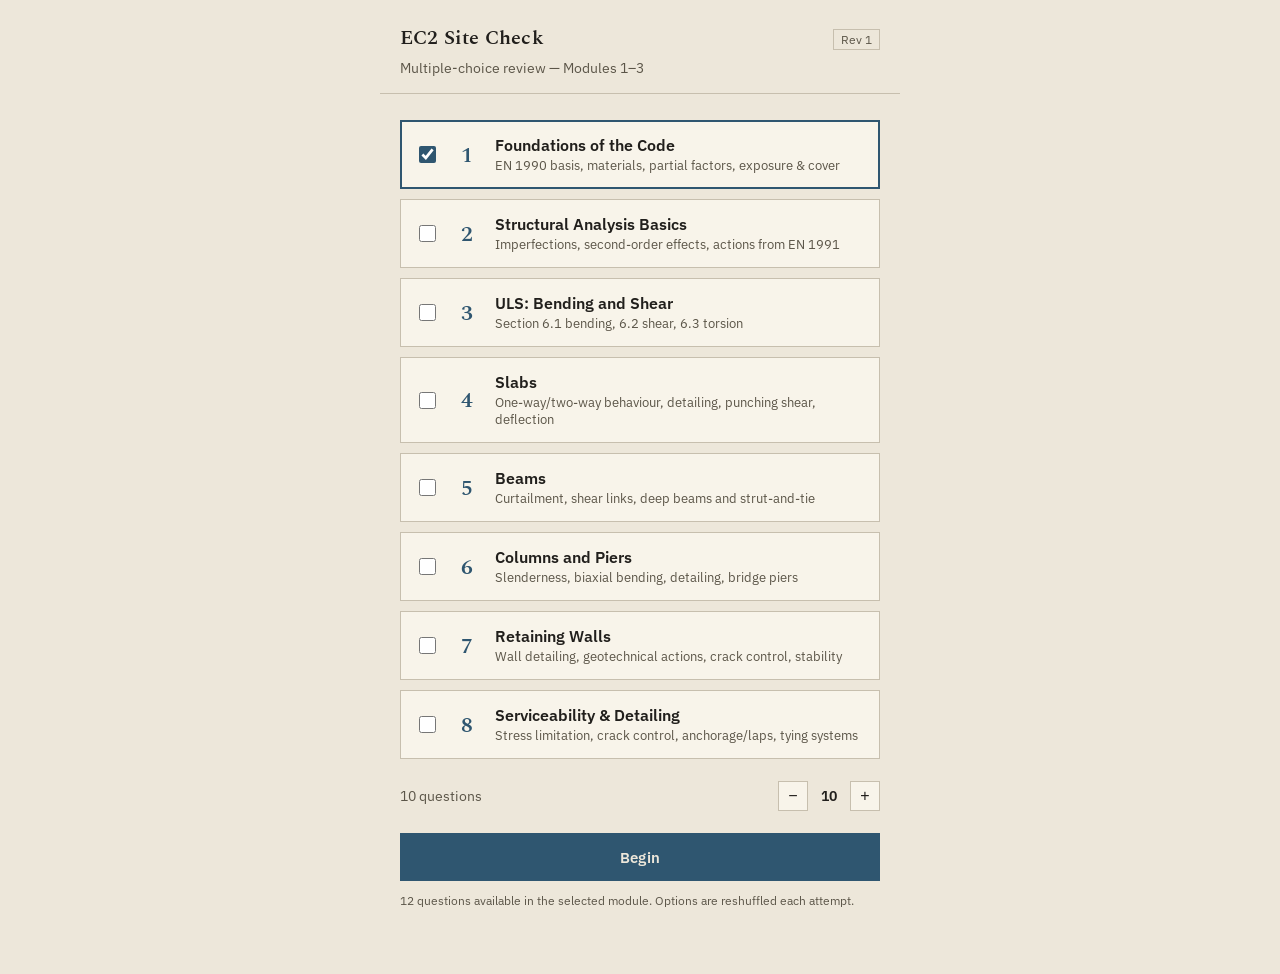
<file: quiz.html>
<!DOCTYPE html>
<html lang="en">
<head>
<meta charset="UTF-8">
<meta name="viewport" content="width=device-width, initial-scale=1.0, viewport-fit=cover">
<title>EC2 Site Check — RC Design Quiz</title>
<link rel="preconnect" href="https://fonts.googleapis.com">
<link rel="preconnect" href="https://fonts.gstatic.com" crossorigin>
<link href="https://fonts.googleapis.com/css2?family=Spectral:wght@500;600;700&family=IBM+Plex+Sans:wght@400;500;600&display=swap" rel="stylesheet">
<style>
  :root{
    --paper:#EDE7DA;
    --card:#F8F4EA;
    --ink:#211F1C;
    --ink-soft:#5B5548;
    --line:#C7BFAE;
    --steel:#2F5670;
    --steel-soft:#DCE6EA;
    --rust:#A8412A;
    --rust-soft:#F3DFD8;
    --brass:#9C7A3F;
    --focus:#2F5670;
  }
  :root:not([data-theme="light"]){
    @media (prefers-color-scheme: dark){
      --paper:#171B1F;
      --card:#1E2328;
      --ink:#EAE4D6;
      --ink-soft:#A79E8C;
      --line:#3A4046;
      --steel:#7FAAC4;
      --steel-soft:#233542;
      --rust:#E07C5C;
      --rust-soft:#3A241E;
      --brass:#C7A05C;
      --focus:#7FAAC4;
    }
  }
  :root[data-theme="dark"]{
    --paper:#171B1F;
    --card:#1E2328;
    --ink:#EAE4D6;
    --ink-soft:#A79E8C;
    --line:#3A4046;
    --steel:#7FAAC4;
    --steel-soft:#233542;
    --rust:#E07C5C;
    --rust-soft:#3A241E;
    --brass:#C7A05C;
    --focus:#7FAAC4;
  }

  *{box-sizing:border-box;}
  html,body{margin:0;padding:0;}
  body{
    background:var(--paper);
    color:var(--ink);
    font-family:'IBM Plex Sans', system-ui, -apple-system, sans-serif;
    min-height:100vh;
    display:flex;
    justify-content:center;
    -webkit-font-smoothing:antialiased;
  }
  h1,h2,h3,.serif{font-family:'Spectral', Georgia, 'Times New Roman', serif;}

  .app{
    width:100%;
    max-width:520px;
    min-height:100vh;
    display:flex;
    flex-direction:column;
    padding:0 0 32px;
  }

  header.top{
    padding:22px 20px 16px;
    border-bottom:1px solid var(--line);
  }
  header.top .brand{
    display:flex;
    align-items:baseline;
    justify-content:space-between;
    gap:12px;
  }
  header.top h1{
    font-size:1.28rem;
    font-weight:600;
    margin:0;
    letter-spacing:0.01em;
  }
  header.top .rev{
    font-size:0.72rem;
    color:var(--ink-soft);
    border:1px solid var(--line);
    padding:2px 7px;
    white-space:nowrap;
  }
  header.top p{
    margin:6px 0 0;
    font-size:0.86rem;
    color:var(--ink-soft);
  }

  main{flex:1; display:flex; flex-direction:column; padding:20px;}

  /* ---- Home screen ---- */
  .modules{display:flex; flex-direction:column; gap:10px; margin-top:6px;}
  .module-row{
    border:1px solid var(--line);
    background:var(--card);
    padding:14px 14px;
    display:flex;
    align-items:center;
    gap:14px;
    cursor:pointer;
    transition:border-color .15s ease;
  }
  .module-row:hover{border-color:var(--steel);}
  .module-row.selected{border-color:var(--steel); box-shadow: inset 0 0 0 1px var(--steel);}
  .module-row input{accent-color:var(--steel); width:17px; height:17px; flex:none;}
  .module-row .m-num{
    font-family:'Spectral', serif;
    font-size:1.4rem;
    font-weight:600;
    color:var(--steel);
    width:28px;
    flex:none;
    text-align:center;
  }
  .module-row .m-text{flex:1; min-width:0;}
  .module-row .m-title{font-weight:600; font-size:0.98rem;}
  .module-row .m-sub{font-size:0.8rem; color:var(--ink-soft); margin-top:2px;}
  .module-row .m-best{font-size:0.76rem; color:var(--brass); margin-top:4px; font-weight:500;}

  .count-row{
    display:flex; align-items:center; justify-content:space-between;
    margin:22px 0 4px; font-size:0.86rem; color:var(--ink-soft);
  }
  .stepper{display:flex; align-items:center; gap:10px;}
  .stepper button{
    width:30px; height:30px; border:1px solid var(--line); background:var(--card);
    color:var(--ink); font-size:1rem; cursor:pointer;
  }
  .stepper span{min-width:22px; text-align:center; font-weight:600; color:var(--ink);}

  .btn{
    appearance:none; border:none; cursor:pointer;
    font-family:'IBM Plex Sans', sans-serif; font-weight:600; font-size:0.95rem;
    padding:14px 20px;
    background:var(--steel); color:var(--paper);
    letter-spacing:0.01em;
  }
  .btn:disabled{opacity:0.4; cursor:default;}
  .btn.block{width:100%; margin-top:18px;}
  .btn.ghost{background:transparent; color:var(--steel); border:1px solid var(--steel);}
  .btn:focus-visible, .module-row:focus-visible, .opt:focus-visible{outline:2px solid var(--focus); outline-offset:2px;}

  .hint{font-size:0.78rem; color:var(--ink-soft); margin-top:10px; line-height:1.5;}

  /* ---- Quiz screen ---- */
  .track{
    display:flex; gap:3px; margin-bottom:18px;
  }
  .tick{
    flex:1; height:6px; background:var(--line);
  }
  .tick.correct{background:var(--steel);}
  .tick.wrong{background:var(--rust);}
  .tick.current{background:var(--brass);}

  .q-meta{
    display:flex; justify-content:space-between; align-items:baseline;
    font-size:0.76rem; color:var(--ink-soft); margin-bottom:10px;
  }
  .q-meta .ref{font-variant-numeric: tabular-nums;}

  .q-text{
    font-size:1.18rem; line-height:1.45; font-weight:600; margin:0 0 20px;
  }

  .options{display:flex; flex-direction:column; gap:0; border-top:1px solid var(--line);}
  .opt{
    display:flex; align-items:flex-start; gap:12px;
    padding:14px 4px;
    border-bottom:1px solid var(--line);
    background:transparent;
    text-align:left;
    cursor:pointer;
    font-family:'IBM Plex Sans', sans-serif;
    font-size:0.95rem;
    color:var(--ink);
    width:100%;
  }
  .opt .letter{
    flex:none; width:26px; height:26px;
    border:1px solid var(--line);
    display:flex; align-items:center; justify-content:center;
    font-size:0.8rem; font-weight:600; color:var(--ink-soft);
    margin-top:1px;
  }
  .opt .label{flex:1; padding-top:2px; line-height:1.4;}
  .opt.correct{background:var(--steel-soft);}
  .opt.correct .letter{background:var(--steel); color:var(--paper); border-color:var(--steel);}
  .opt.wrong{background:var(--rust-soft);}
  .opt.wrong .letter{background:var(--rust); color:var(--paper); border-color:var(--rust);}
  .opt.disabled{cursor:default;}

  .feedback{
    margin-top:16px; padding:12px 14px;
    border-left:3px solid var(--line);
    font-size:0.86rem; line-height:1.5; color:var(--ink-soft);
    display:none;
  }
  .feedback.show{display:block;}
  .feedback.right{border-color:var(--steel);}
  .feedback.miss{border-color:var(--rust);}
  .feedback b{color:var(--ink); font-weight:600;}

  .quiz-footer{margin-top:auto; padding-top:24px;}

  /* ---- Results screen ---- */
  .score-big{
    font-family:'Spectral', serif; font-weight:700;
    font-size:3rem; line-height:1; margin:18px 0 4px;
  }
  .score-label{font-size:0.9rem; color:var(--ink-soft);}
  .breakdown{margin:22px 0; border-top:1px solid var(--line);}
  .b-row{
    display:flex; justify-content:space-between; align-items:center;
    padding:10px 0; border-bottom:1px solid var(--line); font-size:0.9rem;
  }
  .b-row .b-name{color:var(--ink-soft);}
  .b-row .b-score{font-weight:600; font-variant-numeric: tabular-nums;}
  .row-2{display:flex; gap:10px; margin-top:8px;}
  .row-2 .btn{flex:1;}

  .badge-best{
    display:inline-block; margin-top:10px; font-size:0.78rem; color:var(--brass); font-weight:500;
  }

  .hidden{display:none !important;}

  ::selection{background:var(--steel); color:var(--paper);}
</style>
</head>
<body>
<div class="app">

  <header class="top">
    <div class="brand">
      <h1>EC2 Site Check</h1>
      <span class="rev">Rev 1</span>
    </div>
    <p>Multiple-choice review — Modules 1&ndash;3</p>
  </header>

  <main>

    <!-- HOME -->
    <section id="screen-home">
      <div class="modules" id="module-list"></div>

      <div class="count-row">
        <span id="count-label">10 questions</span>
        <div class="stepper">
          <button id="dec" aria-label="Fewer questions">&minus;</button>
          <span id="count-val">10</span>
          <button id="inc" aria-label="More questions">&plus;</button>
        </div>
      </div>

      <button class="btn block" id="start-btn">Begin</button>
      <p class="hint" id="pool-hint"></p>
    </section>

    <!-- QUIZ -->
    <section id="screen-quiz" class="hidden">
      <div class="track" id="track"></div>
      <div class="q-meta">
        <span id="q-module"></span>
        <span class="ref" id="q-ref"></span>
      </div>
      <p class="q-text" id="q-text"></p>
      <div class="options" id="options"></div>
      <div class="feedback" id="feedback"></div>
      <div class="quiz-footer">
        <button class="btn block" id="next-btn" disabled>Next</button>
      </div>
    </section>

    <!-- RESULTS -->
    <section id="screen-results" class="hidden">
      <h2 class="serif" style="font-size:1.1rem; font-weight:600; margin-bottom:0;">Result</h2>
      <div class="score-big" id="score-big">0/0</div>
      <div class="score-label" id="score-pct"></div>
      <div id="best-badge" class="badge-best hidden"></div>

      <div class="breakdown" id="breakdown"></div>

      <div class="row-2">
        <button class="btn ghost" id="retry-btn">Retry set</button>
        <button class="btn" id="home-btn">Choose modules</button>
      </div>
    </section>

  </main>
</div>

<script>
(function(){

  var MODULES = {
    m1: { key:'m1', num:'1', title:'Foundations of the Code', sub:'EN 1990 basis, materials, partial factors, exposure & cover' },
    m2: { key:'m2', num:'2', title:'Structural Analysis Basics', sub:'Imperfections, second-order effects, actions from EN 1991' },
    m3: { key:'m3', num:'3', title:'ULS: Bending and Shear', sub:'Section 6.1 bending, 6.2 shear, 6.3 torsion' },
    m4: { key:'m4', num:'4', title:'Slabs', sub:'One-way/two-way behaviour, detailing, punching shear, deflection' },
    m5: { key:'m5', num:'5', title:'Beams', sub:'Curtailment, shear links, deep beams and strut-and-tie' },
    m6: { key:'m6', num:'6', title:'Columns and Piers', sub:'Slenderness, biaxial bending, detailing, bridge piers' },
    m7: { key:'m7', num:'7', title:'Retaining Walls', sub:'Wall detailing, geotechnical actions, crack control, stability' },
    m8: { key:'m8', num:'8', title:'Serviceability & Detailing', sub:'Stress limitation, crack control, anchorage/laps, tying systems' }
  };

  var BANK = [
    // ---- Module 1 ----
    {m:'m1', ref:'EN 1990, Table 2.1', q:'Under EN 1990, what indicative design working life is assigned to bridges and other civil engineering structures (Category 5)?',
      opts:['10 years','50 years','100 years','120 years'], correct:2,
      note:'Category 5 (monumental buildings, bridges and other civil engineering structures) carries an indicative design working life of 100 years.'},
    {m:'m1', ref:'EN 1992-1-1, Table 2.1N', q:'What is the recommended partial factor \u03B3C for concrete in persistent and transient design situations?',
      opts:['1.15','1.5','1.2','1.0'], correct:1,
      note:'\u03B3C = 1.5 for persistent/transient situations (reduced to 1.2 for accidental situations).'},
    {m:'m1', ref:'EN 1992-1-1, Table 2.1N', q:'What is the recommended partial factor \u03B3S for reinforcing steel in persistent and transient design situations?',
      opts:['1.0','1.15','1.5','1.2'], correct:1,
      note:'\u03B3S = 1.15 for persistent/transient situations (reduced to 1.0 for accidental situations).'},
    {m:'m1', ref:'EN 1992-1-1, Table 2.1N', q:'For accidental design situations, which pair of material partial factors applies?',
      opts:['\u03B3C = 1.5, \u03B3S = 1.15','\u03B3C = 1.2, \u03B3S = 1.0','\u03B3C = 1.0, \u03B3S = 1.0','\u03B3C = 1.35, \u03B3S = 1.05'], correct:1,
      note:'The accidental case relaxes the factors to \u03B3C = 1.2 and \u03B3S = 1.0.'},
    {m:'m1', ref:'EN 1992-1-1, \u00A73.1.6', q:'The design compressive strength is fcd = \u03B1cc\u00B7fck/\u03B3C. What does \u03B1cc primarily account for?',
      opts:['Variability of the material only','Long-term effects on compressive strength and unfavourable effects from the way the load is applied','The ductility class of the reinforcement','The exposure class of the concrete'], correct:1,
      note:'\u03B1cc is a coefficient covering long-term and loading-rate effects, distinct from the material partial factor \u03B3C.'},
    {m:'m1', ref:'EN 1992-1-1, Table 4.1', q:'Which exposure class describes reinforcement at risk of carbonation-induced corrosion under cyclic wet and dry conditions?',
      opts:['XC1','XC2','XC3','XC4'], correct:3,
      note:'XC4 covers cyclic wet and dry exposure — the most severe of the carbonation classes.'},
    {m:'m1', ref:'EN 1992-1-1, Table 4.1', q:'Which exposure class family covers corrosion induced by chlorides from sea water?',
      opts:['XD','XS','XF','XA'], correct:1,
      note:'XS covers marine/sea-water chloride exposure; XD covers chlorides from sources other than sea water, such as de-icing salts.'},
    {m:'m1', ref:'EN 1992-1-1, \u00A74.4.1', q:'What does the minimum cover component cmin,b primarily ensure?',
      opts:['Fire resistance','Adequate bond and transmission of forces between reinforcement and concrete','Freeze-thaw resistance','Resistance to chemical attack'], correct:1,
      note:'cmin,b is the bond requirement; durability and fire each have their own minimum-cover checks that are combined to find the governing value.'},
    {m:'m1', ref:'EN 1992-1-1, \u00A74.4.1.3', q:'Nominal cover is calculated as cnom = cmin + \u0394cdev. What does \u0394cdev represent?',
      opts:['An allowance for construction deviation','An additional fire safety margin','A durability safety margin on top of cmin,dur','The bond length allowance'], correct:0,
      note:'\u0394cdev is an execution tolerance allowing for deviations in reinforcement placement on site.'},
    {m:'m1', ref:'EN 1992-1-1, \u00A73.1.7', q:'In the parabola-rectangle stress-strain model for concrete (fck \u2264 50 MPa), what is the ultimate compressive strain \u03B5cu2?',
      opts:['0.0020','0.0035','0.0050','0.0100'], correct:1,
      note:'\u03B5cu2 = 0.0035 for normal-strength concrete; the strain at peak stress \u03B5c2 is 0.0020.'},
    {m:'m1', ref:'EN 1992-1-1, \u00A73.2.7', q:'Design yield strength of reinforcement is calculated as:',
      opts:['fyd = fyk \u00D7 \u03B3S','fyd = fyk / \u03B3S','fyd = fyk \u00D7 \u03B1cc / \u03B3S','fyd = fyk / \u03B3C'], correct:1,
      note:'fyd = fyk / \u03B3S, mirroring the concrete relationship fcd = \u03B1cc\u00B7fck/\u03B3C.'},
    {m:'m1', ref:'EN 1992-3', q:'Which Eurocode 2 part gives design rules for liquid-retaining and containment structures, including crack control under restrained or imposed deformation?',
      opts:['EN 1992-2','EN 1992-3','EN 1992-1-2','EN 1990'], correct:1,
      note:'EN 1992-3 covers liquid-retaining and containment structures; EN 1992-2 is the bridges part and EN 1992-1-2 covers fire design.'},

    // ---- Module 2 ----
    {m:'m2', ref:'EN 1992-1-1, \u00A75.2', q:'Which clause of EN 1992-1-1 deals with geometric imperfections in structural analysis?',
      opts:['\u00A75.2','\u00A75.8','\u00A76.1','\u00A79.5'], correct:0,
      note:'Clause 5.2 sets out how imperfections (out-of-plumb, etc.) are represented in analysis, typically as an equivalent inclination or eccentricity.'},
    {m:'m2', ref:'EN 1992-1-1, \u00A75.2(5)', q:'The recommended basic value of the inclination \u03B80 used to represent imperfections is:',
      opts:['1/100','1/200','1/300','1/400'], correct:1,
      note:'\u03B80 = 1/200 is the recommended basic value, subsequently modified by \u03B1h and \u03B1m.'},
    {m:'m2', ref:'EN 1992-1-1, \u00A75.2(5)', q:'The length-reduction factor \u03B1h = 2/\u221Al is bounded within which limits?',
      opts:['1/3 and 1','2/3 and 1','1/2 and 2','1 and 2'], correct:1,
      note:'\u03B1h is limited to 2/3 \u2264 \u03B1h \u2264 1, so very short or very long members don\u2019t get an unrealistic multiplier.'},
    {m:'m2', ref:'EN 1991-1-4', q:'Which loading Eurocode covers wind actions, relevant to the design of slender bridge piers?',
      opts:['EN 1991-1-1','EN 1991-1-4','EN 1991-1-5','EN 1991-1-7'], correct:1,
      note:'EN 1991-1-4 is the wind actions part of the loading suite.'},
    {m:'m2', ref:'EN 1991-1-5', q:'Which loading Eurocode covers thermal actions, relevant to retaining walls and bridge piers/decks?',
      opts:['EN 1991-1-1','EN 1991-1-4','EN 1991-1-5','EN 1991-2'], correct:2,
      note:'EN 1991-1-5 deals with thermal actions, including temperature differentials through bridge decks.'},
    {m:'m2', ref:'EN 1991-2', q:'Traffic loading on bridge decks and the piers that support them is defined in which Eurocode part?',
      opts:['EN 1991-1-1','EN 1991-1-7','EN 1991-2','EN 1990'], correct:2,
      note:'EN 1991-2 is dedicated to traffic loads on bridges (road, footway and rail).'},
    {m:'m2', ref:'EN 1992-1-1, \u00A75.4\u20135.7', q:'Which of the following is NOT one of the ULS analysis methods set out in Section 5 of EN 1992-1-1?',
      opts:['Linear elastic analysis','Linear elastic analysis with limited redistribution','Plastic analysis','Reliability-based probabilistic analysis'], correct:3,
      note:'Section 5 covers linear elastic, linear elastic with limited redistribution, plastic and non-linear analysis \u2014 reliability-based methods sit outside the standard partial-factor approach.'},
    {m:'m2', ref:'EN 1992-1-1, \u00A75.8.3.1', q:'Second-order effects on a member may generally be ignored if its slenderness is:',
      opts:['Above the slenderness limit \u03BBlim','Below the slenderness limit \u03BBlim','Equal to zero','Equal to the effective length'], correct:1,
      note:'If \u03BB < \u03BBlim, second-order effects are considered negligible and a first-order analysis is sufficient.'},
    {m:'m2', ref:'EN 1992-1-1, \u00A75.8.3.2', q:'For a cantilever column (fixed at the base, free at the top), the effective length l0 is approximately:',
      opts:['0.5l','0.7l','l','2l'], correct:3,
      note:'A cantilever behaves like half of a pin-ended member of twice the length, giving l0 \u2248 2l.'},
    {m:'m2', ref:'EN 1990, \u00A76.4.3', q:'Which combination expression in EN 1990 is commonly used for the ULS persistent/transient design situation?',
      opts:['Expression 6.10 (or 6.10a/6.10b)','Expression 6.4','Expression 6.8','Expression 6.14'], correct:0,
      note:'Expression 6.10, or the less conservative pair 6.10a/6.10b, covers persistent and transient design situations.'},
    {m:'m2', ref:'EN 1991-1-7', q:'Accidental actions such as vehicle impact on a structure are covered under which loading Eurocode?',
      opts:['EN 1991-1-1','EN 1991-1-5','EN 1991-1-7','EN 1991-2'], correct:2,
      note:'EN 1991-1-7 covers accidental actions from impact and explosions.'},
    {m:'m2', ref:'EN 1991-1-1', q:'Self-weight and imposed (occupancy/use) loads for general structures are defined in:',
      opts:['EN 1991-1-1','EN 1991-1-4','EN 1991-1-5','EN 1991-2'], correct:0,
      note:'EN 1991-1-1 covers densities, self-weight and imposed loads for buildings and general structures.'},

    // ---- Module 3 ----
    {m:'m3', ref:'EN 1992-1-1, \u00A76.1', q:'Which section of EN 1992-1-1 covers bending, with or without axial force, at ULS?',
      opts:['6.1','6.2','6.3','6.4'], correct:0,
      note:'Section 6.1 is the base tool used for beams, slabs, walls and columns/piers under bending and axial load.'},
    {m:'m3', ref:'EN 1992-1-1, \u00A76.2', q:'Which section of EN 1992-1-1 covers shear resistance at ULS?',
      opts:['6.1','6.2','6.3','6.4'], correct:1,
      note:'Section 6.2 covers beam shear; punching shear for slabs is treated separately in Section 6.4.'},
    {m:'m3', ref:'EN 1992-1-1, \u00A76.3', q:'Which section of EN 1992-1-1 covers torsion?',
      opts:['6.1','6.2','6.3','6.4'], correct:2,
      note:'Section 6.3 covers torsion, generally a lower priority except where equilibrium torsion governs.'},
    {m:'m3', ref:'EN 1992-1-1, \u00A76.1(2)', q:'A fundamental assumption of the bending design method in Section 6.1 is that:',
      opts:['Concrete carries tension across cracks','Plane sections remain plane','Reinforcement remains elastic to failure','Shear and bending are always independent of one another'], correct:1,
      note:'The plane-sections-remain-plane assumption underlies the strain compatibility used to derive the stress block.'},
    {m:'m3', ref:'EN 1992-1-1, \u00A76.2.2', q:'In the shear resistance expression VRd,c, the recommended value of the coefficient CRd,c is:',
      opts:['0.12','0.15/\u03B3C','0.18/\u03B3C','0.20/\u03B3C'], correct:2,
      note:'CRd,c = 0.18/\u03B3C is the recommended value in the concrete-only shear resistance formula.'},
    {m:'m3', ref:'EN 1992-1-1, \u00A76.2.2', q:'The size-effect factor k = 1 + \u221A(200/d) in the VRd,c expression is subject to an upper limit of:',
      opts:['1.5','2.0','2.5','3.0'], correct:1,
      note:'k is capped at 2.0 (reached when d \u2264 200 mm), reflecting the reduced benefit of the size effect in shallow members.'},
    {m:'m3', ref:'UK NA to EN 1992-1-1, \u00A76.2.3', q:'For members requiring shear reinforcement, the variable strut inclination method lets the designer choose cot \u03B8 within a range. Per the UK National Annex, this range is:',
      opts:['0.5 to 1.0','1.0 to 2.0','1.0 to 2.5','1.5 to 3.0'], correct:2,
      note:'The UK NA permits 1.0 \u2264 cot \u03B8 \u2264 2.5, i.e. a strut angle between 21.8\u00B0 and 45\u00B0.'},
    {m:'m3', ref:'Trigonometry check', q:'A strut angle \u03B8 of 45\u00B0 corresponds to a cot \u03B8 value of:',
      opts:['0.5','1.0','1.5','2.0'], correct:1,
      note:'cot 45\u00B0 = 1.0 \u2014 the steepest strut angle normally used in design.'},
    {m:'m3', ref:'EN 1992-1-1, \u00A76.2.3', q:'The maximum shear resistance VRd,max (as opposed to VRd,s) is governed by:',
      opts:['Yielding of the shear reinforcement','Crushing of the concrete compression strut','Bond failure of the longitudinal bars','Cracking of the concrete cover'], correct:1,
      note:'VRd,max caps the shear capacity based on crushing of the diagonal concrete strut, independent of how much shear steel is provided.'},
    {m:'m3', ref:'EN 1992-1-1, \u00A76.2.3', q:'In the absence of a more rigorous calculation, the lever arm z for shear and bending is commonly approximated as:',
      opts:['0.8d','0.9d','d','1.1d'], correct:1,
      note:'z \u2248 0.9d is the standard simplification used for reinforced concrete sections in bending and shear.'},
    {m:'m3', ref:'EN 1992-1-1, \u00A76.2.2', q:'The minimum shear resistance vmin, applied when the longitudinal reinforcement ratio \u03C1l is very low, is primarily dependent on which material property?',
      opts:['fyk','fck (via an fck^0.5 / fck^1.5 relationship)','Ec, the elastic modulus','Es, the steel modulus'], correct:1,
      note:'vmin is derived from the concrete tensile capacity, expressed through fck, and is independent of reinforcement yield strength.'},
    {m:'m3', ref:'EN 1992-1-1, \u00A76.3', q:'Torsion design under Section 6.3 is generally treated as a lower design priority for typical beams, slabs and piers because:',
      opts:['Torsion never occurs in reinforced concrete elements','Most elements experience compatibility torsion, where a full torsional design is not required, unlike equilibrium torsion','EN 1992-1-1 provides no torsion design rules','Torsion is always resisted by shear reinforcement alone'], correct:1,
      note:'Where torsion is only needed for compatibility (not equilibrium), it can often be disregarded provided adequate rotational capacity exists elsewhere.'},

    // ---- Module 4 ----
    {m:'m4', ref:'EN 1992-1-1, \u00A79.3.1.1', q:'The minimum slab reinforcement formula As,min = 0.26\u00B7(fctm/fyk)\u00B7bt\u00B7d uses bt as:',
      opts:['The mean width of the tension zone','The overall slab depth','The full slab area Ac','The width of the compression zone'], correct:0,
      note:'bt is the mean width of the tension zone \u2014 for a rectangular slab strip this is simply the strip width.'},
    {m:'m4', ref:'EN 1992-1-1, \u00A79.2.1.1', q:'Maximum slab (and beam) longitudinal reinforcement is capped at:',
      opts:['0.02\u00B7Ac','0.04\u00B7Ac','0.06\u00B7Ac','0.08\u00B7Ac'], correct:1,
      note:'As,max = 0.04\u00B7Ac outside lap zones (rising to 0.08\u00B7Ac within laps for columns).'},
    {m:'m4', ref:'EN 1992-1-1, \u00A79.3.1.1(2)', q:'In a one-way spanning slab, secondary (transverse) reinforcement must be at least what proportion of the main reinforcement?',
      opts:['10%','15%','20%','25%'], correct:2,
      note:'20% is the minimum recommended proportion for secondary/distribution steel.'},
    {m:'m4', ref:'EN 1992-1-1, \u00A79.3.1.1', q:'Maximum bar spacing for principal slab reinforcement is:',
      opts:['min(2h, 300 mm)','min(3h, 400 mm)','min(3.5h, 450 mm)','min(4h, 450 mm)'], correct:1,
      note:'Principal steel: min(3h, 400 mm). Secondary steel gets a slightly looser limit of min(3.5h, 450 mm).'},
    {m:'m4', ref:'EN 1992-1-1, \u00A76.4.2', q:'The basic control perimeter u1 used for punching shear checks is taken at what distance from the loaded area?',
      opts:['d','1.5d','2d','3d'], correct:2,
      note:'u1 is defined at 2d from the face of the loaded area (e.g. a column).'},
    {m:'m4', ref:'General slab behaviour', q:'A slab panel is generally treated as one-way spanning when the ratio of the longer to shorter span (ly/lx) exceeds:',
      opts:['1.5','2','2.5','3'], correct:1,
      note:'Beyond ly/lx \u2248 2, spanning in the shorter direction dominates and the slab is treated as one-way.'},
    {m:'m4', ref:'EN 1992-1-1, \u00A77.4.2', q:'The span/depth deflection check modifies the basic allowable ratio by a steel-stress factor of:',
      opts:['250/\u03C3s','310/\u03C3s','500/\u03C3s','fyk/\u03C3s'], correct:1,
      note:'The 310/\u03C3s factor scales the basic span/depth ratio for the actual service stress in the tension steel.'},
    {m:'m4', ref:'EN 1992-1-1, \u00A77.4.2', q:'The reference reinforcement ratio \u03C10 used in the span/depth formula is calculated as:',
      opts:['\u221Afck \u00D7 10\u207B\u00B3','fck / 100','fctm / fyk','a fixed value of 0.0013'], correct:0,
      note:'\u03C10 = \u221Afck \u00D7 10\u207B\u00B3 (fck in MPa) \u2014 it sets the boundary between the two branches of the span/depth formula.'},
    {m:'m4', ref:'Module 4 worked example', q:'In the worked 4.5 m simply supported slab example, the required steel area (536 mm\u00B2/m) was governed by:',
      opts:['As,min','Strength (bending)','Punching shear','Crack width'], correct:1,
      note:'As,min was only 266 mm\u00B2/m in that example \u2014 well below the 536 mm\u00B2/m needed for the applied moment, so strength governed.'},
    {m:'m4', ref:'EN 1992-1-1, Annex I', q:'Moment design in flat slabs splits the total moment between which two strip types?',
      opts:['Edge strip and interior strip','Column strip and middle strip','Support strip and span strip','Top strip and bottom strip'], correct:1,
      note:'Annex I splits the panel into column strips (over the columns) and middle strips, each taking a defined share of the total moment.'},
    {m:'m4', ref:'Module 4 worked example', q:'In the worked slab example, which bar arrangement was selected for the main (bottom) reinforcement?',
      opts:['H10 @ 200 c/c','H12 @ 200 c/c','H16 @ 200 c/c','H12 @ 300 c/c'], correct:1,
      note:'H12 @ 200 c/c gives 565 mm\u00B2/m, just above the 536 mm\u00B2/m required.'},
    {m:'m4', ref:'EN 1992-1-1, \u00A76.4', q:'Punching shear around a column or concentrated load, as distinct from ordinary beam shear, is covered under which section?',
      opts:['6.2','6.4','9.3','9.4'], correct:1,
      note:'Section 6.4 is dedicated to punching shear; 6.2 covers linear (beam) shear.'},

    // ---- Module 5 ----
    {m:'m5', ref:'EN 1992-1-1, \u00A79.2.1.3', q:'The "shift rule" used to extend curtailed bars past their theoretical cut-off point is given by al =',
      opts:['z\u00B7cot\u03B8','z\u00B7cot\u03B8 / 2','d\u00B7cot\u03B8','0.9d\u00B7cot\u03B8'], correct:1,
      note:'al = z\u00B7cot\u03B8/2 accounts for the way diagonal shear cracking shifts the tension force envelope along the member.'},
    {m:'m5', ref:'EN 1992-1-1, \u00A79.2.2', q:'The minimum shear reinforcement ratio \u03C1w,min is given by:',
      opts:['0.08\u221Afck / fyk','0.18 / \u03B3C','the CRd,c coefficient directly','0.04\u00B7Ac'], correct:0,
      note:'\u03C1w,min = 0.08\u221Afck/fyk sets a floor on shear link provision regardless of the calculated VEd.'},
    {m:'m5', ref:'EN 1992-1-1, \u00A79.2.2', q:'For vertical shear links, the maximum longitudinal spacing sl,max is:',
      opts:['0.5d','0.6d','0.75d','d'], correct:2,
      note:'sl,max = 0.75d(1+cot\u03B1), which reduces to 0.75d for vertical links (\u03B1 = 90\u00B0).'},
    {m:'m5', ref:'EN 1992-1-1, \u00A79.7', q:'Deep beam behaviour (plane sections no longer applying) typically governs when the shear-span-to-depth ratio is roughly:',
      opts:['Less than 2','Between 2 and 4','Greater than 4','Greater than 6'], correct:0,
      note:'Short, deep spans (avL/h below about 2) load-path through direct struts and ties rather than classical bending theory.'},
    {m:'m5', ref:'EN 1992-1-1, \u00A76.5', q:'The general method for strut-and-tie design in EN 1992-1-1 is set out in:',
      opts:['Section 6.5','Section 9.7','Section 9.9','Section 8.4'], correct:0,
      note:'Section 6.5 gives the general strut-and-tie design method; 9.7 and 9.9 then give detailing rules for specific cases.'},
    {m:'m5', ref:'EN 1992-1-1, \u00A79.7', q:'Section 9.7 specifically covers detailing of:',
      opts:['Foundations','Deep beams','Walls','Tying systems'], correct:1,
      note:'9.7 gives the detailing rules (reinforcement mesh, anchorage) specific to deep beams.'},
    {m:'m5', ref:'EN 1992-1-1, \u00A79.9', q:'Section 9.9 covers detailing of:',
      opts:['Deep beams only','Regions with a discontinuity in geometry or action','Tying systems','Column bar laps'], correct:1,
      note:'9.9 addresses discontinuity regions generally \u2014 corbels, dapped ends, openings \u2014 beyond the specific deep-beam case in 9.7.'},
    {m:'m5', ref:'Concrete hinge detailing', q:'A concrete hinge of the Mesnager/Freyssinet type is best described as:',
      opts:['A pinned steel bearing embedded in the concrete','A throated section that channels compression into a narrow strut while tie steel carries the resultant tension, allowing rotation','A full-depth expansion joint','A form of punching shear reinforcement'], correct:1,
      note:'The throat forces a strut-and-tie load path in miniature, permitting rotation while still transmitting axial force and limited shear.'},
    {m:'m5', ref:'Module 5 worked example', q:'In the worked two-span continuous beam example, the interior support (hogging) design moment with no redistribution (\u03B4 = 1.0) was:',
      opts:['101 kNm','144 kNm','180 kNm','200 kNm'], correct:2,
      note:'M = wL\u00B2/8 = 40\u00D76\u00B2/8 = 180 kNm for the interior support of the two equal 6 m spans.'},
    {m:'m5', ref:'Module 5 worked example', q:'In the worked beam example, what triggered the need for shear links at the support?',
      opts:['VEd exceeded VRd,c','VEd exceeded VRd,max','As exceeded As,max','The crack width limit was exceeded'], correct:0,
      note:'VEd (144 kN) exceeded the concrete-only shear resistance VRd,c (\u2248 78 kN), so calculated shear reinforcement was required.'},
    {m:'m5', ref:'UK NA to EN 1992-1-1, \u00A75.5', q:'Where moments are redistributed (\u03B4 < 1) per the UK National Annex, the neutral axis depth ratio is limited to:',
      opts:['xu/d \u2264 \u03B4','xu/d \u2264 \u03B4 \u2212 0.4','xu/d \u2264 0.45 always','xu/d \u2264 1.0 \u2212 \u03B4'], correct:1,
      note:'xu/d \u2264 (\u03B4 \u2212 0.4) for fck \u2264 50 \u2014 the more moment is redistributed, the shallower the neutral axis must stay.'},
    {m:'m5', ref:'EN 1992-1-1, \u00A79.2.1.4', q:'At a simple support, at least what fraction of a span\u2019s peak span (bottom) steel must be carried through and anchored at the support?',
      opts:['10%','25%','50%','100%'], correct:1,
      note:'A minimum of 25% of the mid-span reinforcement is required to continue to and be anchored at simple supports.'},

    // ---- Module 6 ----
    {m:'m6', ref:'EN 1992-1-1, \u00A75.8.3.2', q:'Slenderness ratio \u03BB is defined as:',
      opts:['l0/h','l0/i','i/l0','l0\u00B2/i'], correct:1,
      note:'\u03BB = l0/i, where i is the radius of gyration of the uncracked concrete section.'},
    {m:'m6', ref:'EN 1992-1-1, \u00A75.8.3.1', q:'The slenderness limit formula \u03BBlim = 20\u00B7A\u00B7B\u00B7C/\u221An includes a division by:',
      opts:['\u221An','n\u00B2','1/n','log(n)'], correct:0,
      note:'\u03BBlim = 20ABC/\u221An \u2014 higher relative axial load (n) reduces the slenderness limit.'},
    {m:'m6', ref:'EN 1992-1-1, \u00A75.8.3.1', q:'In the \u03BBlim formula, n represents:',
      opts:['The number of longitudinal bars','The relative axial load, NEd/(Ac\u00B7fcd)','The number of storeys','The slenderness ratio itself'], correct:1,
      note:'n = NEd/(Ac\u00B7fcd) is the normalised axial load on the section.'},
    {m:'m6', ref:'EN 1992-1-1, \u00A75.8.3.1', q:'If a member\u2019s slenderness \u03BB is less than or equal to \u03BBlim:',
      opts:['Second-order effects must still be calculated','A first-order analysis is generally sufficient','The member automatically fails','Biaxial bending must be checked'], correct:1,
      note:'\u03BB \u2264 \u03BBlim means second-order effects can be treated as negligible.'},
    {m:'m6', ref:'EN 1992-1-1, \u00A75.8.8', q:'In the nominal curvature method, the additional second-order moment is calculated as M2 =',
      opts:['NEd \u00D7 e2','MEd \u00D7 e2','NEd / e2','NEd \u00D7 l0'], correct:0,
      note:'M2 = NEd\u00B7e2, where e2 is derived from the estimated curvature 1/r and the effective length l0.'},
    {m:'m6', ref:'EN 1992-1-1, \u00A75.8.9', q:'For the simplified biaxial bending interaction check, the exponent \u2018a\u2019 typically ranges over:',
      opts:['0.5 to 1.0','1.0 to 2.0','2.0 to 3.0','0 to 0.5'], correct:1,
      note:'a = 1.0 for low axial load, rising towards 2.0 for circular sections or axial loads approaching NRd.'},
    {m:'m6', ref:'EN 1992-1-1, \u00A79.5.2', q:'Minimum longitudinal column reinforcement is the greater of 0.002\u00B7Ac and:',
      opts:['0.05\u00B7NEd/fyd','0.10\u00B7NEd/fyd','0.15\u00B7NEd/fyd','0.20\u00B7NEd/fyd'], correct:1,
      note:'As,min = max(0.10\u00B7NEd/fyd, 0.002\u00B7Ac) \u2014 the axial-load-based term often governs for heavily loaded columns.'},
    {m:'m6', ref:'EN 1992-1-1, \u00A79.5.3', q:'Maximum column link spacing scl,tmax = min(20\u00B7\u03C6min, b, ...):',
      opts:['300 mm','350 mm','400 mm','450 mm'], correct:2,
      note:'The third limit in the min() expression is 400 mm.'},
    {m:'m6', ref:'EN 1992-1-1, \u00A79.5.3', q:'Near beam/slab joints and lap locations, the standard column link spacing should be reduced by a factor of:',
      opts:['0.5','0.6','0.7','0.8'], correct:1,
      note:'A 0.6 reduction factor tightens link spacing where confinement matters most.'},
    {m:'m6', ref:'Effective length \u2014 bridge piers', q:'For a free-standing pier fixed at the base with a sliding bearing at the top (cantilever behaviour), the effective length l0 is typically taken as:',
      opts:['0.7l','l','1.5l','2l'], correct:3,
      note:'A cantilever pier is treated like half of a pin-ended member of twice the length, giving l0 \u2248 2l.'},
    {m:'m6', ref:'Module 6 worked example', q:'In the worked slender bridge pier example (\u03BB = 69.3, \u03BBlim = 26.0), what was the conclusion?',
      opts:['\u03BB < \u03BBlim, so first-order analysis suffices','\u03BB \u226B \u03BBlim, so second-order effects must be included','The result was inconclusive','Biaxial bending could be ignored'], correct:1,
      note:'With \u03BB far above \u03BBlim, the pier is genuinely slender and the nominal curvature method must be carried through.'},
    {m:'m6', ref:'EN 1992-2, Sections 5\u20136', q:'EN 1992-2\u2019s additions for bridge substructure piers particularly interact with which two Module 2 loading Eurocode parts?',
      opts:['EN 1991-1-1 and EN 1991-1-7','EN 1991-1-4 (wind) and EN 1991-1-5 (thermal)','EN 1991-1-1 and EN 1991-1-2','EN 1991-2 and EN 1991-1-1'], correct:1,
      note:'Slender piers are particularly sensitive to wind and thermal actions alongside the vertical/traffic loads.'},

    // ---- Module 7 ----
    {m:'m7', ref:'EN 1992-1-1, \u00A79.6.2', q:'Minimum vertical reinforcement in a wall, As,vmin, is:',
      opts:['0.001\u00B7Ac','0.002\u00B7Ac','0.004\u00B7Ac','0.01\u00B7Ac'], correct:1,
      note:'As,vmin = 0.002\u00B7Ac for wall vertical reinforcement.'},
    {m:'m7', ref:'EN 1992-1-1, \u00A79.6.3', q:'Minimum horizontal/transverse wall reinforcement, relative to the vertical reinforcement provided, is:',
      opts:['10%','15%','20%','25%'], correct:3,
      note:'Horizontal steel must be at least 25% of the vertical reinforcement (or a stated minimum, whichever governs).'},
    {m:'m7', ref:'EN 1997', q:'Which code governs the geotechnical loading and stability geometry (base width, key, toe/heel) before EN 1992 section design of a retaining wall begins?',
      opts:['EN 1990','EN 1991-1-1','EN 1997','EN 1992-3'], correct:2,
      note:'EN 1997 sets earth pressures, water pressure, surcharge and the stability checks that fix the wall geometry.'},
    {m:'m7', ref:'Retaining wall stability', q:'Overturning stability of a cantilever retaining wall is checked about:',
      opts:['The heel','The toe','The centreline of the base','The base of the stem'], correct:1,
      note:'Overturning moments are taken about the toe, the point the wall would rotate about if it failed in overturning.'},
    {m:'m7', ref:'Retaining wall stability', q:'A simplified bearing pressure check requires the resultant vertical force to fall within:',
      opts:['The middle half of the base','The middle third of the base','The outer third of the base','Anywhere on the base'], correct:1,
      note:'Keeping the resultant within the middle third avoids the simplified triangular pressure distribution going negative (uplift).'},
    {m:'m7', ref:'EN 1992-1-1, \u00A77.3', q:'For a standard (non liquid-retaining) wall under XC/XD exposure, the typical SLS crack width limit under the quasi-permanent combination is:',
      opts:['0.1 mm','0.2 mm','0.3 mm','0.4 mm'], correct:2,
      note:'wmax = 0.3 mm is the standard limit for these exposure classes under EN 1992-1-1 \u00A77.3.'},
    {m:'m7', ref:'EN 1992-3', q:'Which document\u2019s Annexes L and M address restrained-shrinkage crack control for liquid-retaining structures?',
      opts:['EN 1992-1-1','EN 1992-2','EN 1992-3','EN 1997-1'], correct:2,
      note:'EN 1992-3 Annexes L/M give the extended methods needed once a structure also retains liquid.'},
    {m:'m7', ref:'Module 7 worked example', q:'In the worked cantilever wall stem example, the required reinforcement area (708 mm\u00B2/m) was governed by:',
      opts:['As,min','Strength (bending)','Shear','Crack width'], correct:1,
      note:'As,min was only about 457 mm\u00B2/m \u2014 well below the 708 mm\u00B2/m needed for the bending moment, so strength governed.'},
    {m:'m7', ref:'Module 7 worked example', q:'In the worked wall stem example, was shear reinforcement required in the stem?',
      opts:['Yes, throughout','No \u2014 VRd,c comfortably exceeded VEd','Only near the base','Only near mid-height'], correct:1,
      note:'VRd,c (\u2248 142 kN/m, governed by vmin) was well above VEd (63.6 kN/m) \u2014 typical for retaining wall stems.'},
    {m:'m7', ref:'Rankine active pressure', q:'The Rankine active earth pressure coefficient Ka is calculated from the soil friction angle \u03C6\u2032 as:',
      opts:['(1+sin\u03C6\u2032)/(1\u2212sin\u03C6\u2032)','(1\u2212sin\u03C6\u2032)/(1+sin\u03C6\u2032)','sin\u03C6\u2032','tan\u03C6\u2032'], correct:1,
      note:'Ka = (1\u2212sin\u03C6\u2032)/(1+sin\u03C6\u2032) \u2014 the reciprocal expression gives the passive coefficient Kp.'},
    {m:'m7', ref:'Retaining wall stability', q:'Sliding stability is checked by comparing the driving horizontal thrust against:',
      opts:['Bearing capacity of the founding soil','Base friction, plus passive resistance if reliably mobilised','The overturning moment','The crack width limit'], correct:1,
      note:'Sliding resistance comes from friction at the base (and passive pressure where it can be relied upon), not from bearing or overturning checks.'},
    {m:'m7', ref:'EN 1992-1-1, \u00A79.8', q:'Footing and pile cap design in \u00A79.8 reuses which two structural checks already applied to slabs?',
      opts:['\u00A76.1 (bending) and \u00A76.2 (shear)','\u00A76.3 (torsion) and \u00A76.4 (punching)','\u00A77.2 (stress) and \u00A77.3 (cracking)','\u00A79.5 and \u00A79.6'], correct:0,
      note:'Footings are designed with the same bending and shear tools as slabs, plus anchorage/lap and (for piled bases) punching checks.'},

    // ---- Module 8 ----
    {m:'m8', ref:'EN 1992-1-1, \u00A77.2', q:'Under the characteristic load combination, concrete compressive stress is limited to:',
      opts:['0.45\u00B7fck','0.6\u00B7fck','0.7\u00B7fck','0.8\u00B7fck'], correct:1,
      note:'0.6\u00B7fck under the characteristic combination avoids longitudinal micro-cracking.'},
    {m:'m8', ref:'EN 1992-1-1, \u00A77.2', q:'Under the quasi-permanent combination, concrete compressive stress is limited to:',
      opts:['0.3\u00B7fck','0.45\u00B7fck','0.6\u00B7fck','0.8\u00B7fck'], correct:1,
      note:'0.45\u00B7fck under quasi-permanent load keeps creep behaviour within its (roughly) linear range.'},
    {m:'m8', ref:'EN 1992-1-1, \u00A77.2', q:'Under the characteristic combination, reinforcement stress is limited to:',
      opts:['0.6\u00B7fyk','0.7\u00B7fyk','0.8\u00B7fyk','1.0\u00B7fyk'], correct:2,
      note:'0.8\u00B7fyk avoids inelastic strain in the reinforcement and the associated wide crack widths.'},
    {m:'m8', ref:'EN 1992-1-1, \u00A77.3', q:'The "simplified" crack-control route (Tables 7.2N/7.3N) keys the check to:',
      opts:['Bar diameter/spacing against steel stress','Concrete grade alone','Exposure class alone','Element thickness alone'], correct:0,
      note:'The tables let the designer pick a bar size or spacing directly from the calculated service stress in the reinforcement.'},
    {m:'m8', ref:'EN 1992-1-1, \u00A77.3.4', q:'The direct crack width calculation formula is:',
      opts:['wk = sr,max \u00D7 (\u03B5sm \u2212 \u03B5cm)','wk = sr,max / (\u03B5sm \u2212 \u03B5cm)','wk = sr,max \u00D7 fctm','wk = \u03B5sm \u00D7 fyk'], correct:0,
      note:'wk = sr,max\u00B7(\u03B5sm\u2212\u03B5cm): maximum crack spacing multiplied by the difference in mean strains between steel and concrete.'},
    {m:'m8', ref:'EN 1992-1-1, \u00A78.4', q:'The basic anchorage length lbd is proportional to:',
      opts:['\u03C6 \u00D7 \u03C3sd / fbd','(\u03C6/4) \u00D7 \u03C3sd / fbd','\u03C6\u00B2 \u00D7 fbd','d \u00D7 fbd'], correct:1,
      note:'lbd = (\u03C6/4)\u00B7(\u03C3sd/fbd), with the ultimate bond stress fbd depending on concrete tensile strength and bar bond condition.'},
    {m:'m8', ref:'EN 1992-1-1, \u00A78.7', q:'Which of the following is NOT one of the \u03B1-factors used to derive lap length l0 from the basic required anchorage length?',
      opts:['Bar shape','Cover','Transverse reinforcement / confinement','Exposure class'], correct:3,
      note:'Exposure class governs cover and durability requirements separately \u2014 it is not one of the \u03B1-factors (\u03B11, \u03B12, \u03B13, \u03B15, \u03B16) in the lap length formula.'},
    {m:'m8', ref:'EN 1992-1-1, \u00A79.10', q:'Tying systems (peripheral, internal, horizontal-to-column/wall, vertical) are primarily intended to provide:',
      opts:['Additional flexural capacity','An alternative load path that limits disproportionate collapse','Reduced deflection','Improved fire resistance'], correct:1,
      note:'Ties give the structure a way to redistribute load if a member is lost, rather than adding everyday strength or stiffness.'},
    {m:'m8', ref:'EN 1991-1-7 / robustness', q:'For bridges, robustness under accidental actions is more often addressed through:',
      opts:['The generic tying-force rules of \u00A79.10','Specific detailing (anti-lift bearings, restraint systems) and EN 1991-1-7 accidental design situations','Increasing the exposure class','Reducing cover to reinforcement'], correct:1,
      note:'Building-style tying forces are less directly applicable to bridges, which instead rely on targeted detailing and defined accidental load cases.'},
    {m:'m8', ref:'RC Design Training Module Plan', q:'The suggested teaching sequence recommends that Module 8 (SLS/detailing) should be:',
      opts:['Left entirely to the end of the course','Woven in alongside each element module (4\u20137) rather than left to the end','Skipped for bridge structures','Applied only to slabs'], correct:1,
      note:'Running the \u00A77/\u00A78 checks alongside each element module keeps serviceability and detailing part of the design process, not an afterthought.'},
    {m:'m8', ref:'EN 1992-1-1, Section 7', q:'Which section of EN 1992-1-1 groups the three SLS checks \u2014 stress limitation, crack control and deflection?',
      opts:['Section 5','Section 6','Section 7','Section 8'], correct:2,
      note:'Section 7 covers all three serviceability checks; Section 6 covers ULS, Section 8 covers general detailing.'},
    {m:'m8', ref:'EN 1992-1-1, Section 8', q:'Which section covers general detailing rules such as bond, anchorage and laps?',
      opts:['Section 6','Section 7','Section 8','Section 9'], correct:2,
      note:'Section 8 sets out the general bond, anchorage and lap rules that Section 9 then applies to specific element types.'}
  ];

  // ---------- state ----------
  var state = { mods:['m1'], count:10, queue:[], idx:0, correctCount:0, perModule:{}, answered:false };

  function shuffled(arr){
    var a = arr.slice();
    for(var i=a.length-1;i>0;i--){
      var j = Math.floor(Math.random()*(i+1));
      var t=a[i]; a[i]=a[j]; a[j]=t;
    }
    return a;
  }

  function bestKey(mods){
    return 'ec2quiz-best-' + mods.slice().sort().join('-');
  }
  function getBest(mods){
    try{
      var v = localStorage.getItem(bestKey(mods));
      return v ? JSON.parse(v) : null;
    }catch(e){ return null; }
  }
  function setBest(mods, correct, total){
    try{
      var cur = getBest(mods);
      var pct = correct/total;
      if(!cur || pct > cur.correct/cur.total || (pct === cur.correct/cur.total && total > cur.total)){
        localStorage.setItem(bestKey(mods), JSON.stringify({correct:correct, total:total}));
        return true;
      }
    }catch(e){}
    return false;
  }

  // ---------- render home ----------
  var moduleListEl = document.getElementById('module-list');

  function renderHome(){
    moduleListEl.innerHTML = '';
    Object.keys(MODULES).forEach(function(key){
      var mod = MODULES[key];
      var row = document.createElement('label');
      row.className = 'module-row' + (state.mods.indexOf(key) > -1 ? ' selected' : '');
      row.setAttribute('tabindex','0');

      var cb = document.createElement('input');
      cb.type = 'checkbox';
      cb.checked = state.mods.indexOf(key) > -1;
      cb.addEventListener('change', function(){
        toggleModule(key);
      });

      var numEl = document.createElement('div');
      numEl.className = 'm-num';
      numEl.textContent = mod.num;

      var textEl = document.createElement('div');
      textEl.className = 'm-text';
      var t = document.createElement('div'); t.className='m-title'; t.textContent = mod.title;
      var s = document.createElement('div'); s.className='m-sub'; s.textContent = mod.sub;
      textEl.appendChild(t); textEl.appendChild(s);

      var best = getBest([key]);
      if(best){
        var b = document.createElement('div');
        b.className = 'm-best';
        b.textContent = 'Best: ' + best.correct + '/' + best.total;
        textEl.appendChild(b);
      }

      row.appendChild(cb);
      row.appendChild(numEl);
      row.appendChild(textEl);
      moduleListEl.appendChild(row);
    });
    updatePoolHint();
    updateCountBounds();
  }

  function toggleModule(key){
    var i = state.mods.indexOf(key);
    if(i > -1){
      if(state.mods.length > 1){ state.mods.splice(i,1); }
    } else {
      state.mods.push(key);
    }
    renderHome();
  }

  function poolFor(mods){
    return BANK.filter(function(q){ return mods.indexOf(q.m) > -1; });
  }

  function updatePoolHint(){
    var pool = poolFor(state.mods);
    document.getElementById('pool-hint').textContent =
      pool.length + ' questions available in the selected module' + (state.mods.length>1?'s':'') + '. Options are reshuffled each attempt.';
  }

  function updateCountBounds(){
    var pool = poolFor(state.mods);
    var max = pool.length;
    if(state.count > max) state.count = max;
    if(state.count < 1) state.count = Math.min(5, max);
    document.getElementById('count-val').textContent = state.count;
    document.getElementById('count-label').textContent = state.count + (state.count===1?' question':' questions');
  }

  document.getElementById('dec').addEventListener('click', function(){
    state.count = Math.max(3, state.count - 1);
    updateCountBounds();
  });
  document.getElementById('inc').addEventListener('click', function(){
    var max = poolFor(state.mods).length;
    state.count = Math.min(max, state.count + 1);
    updateCountBounds();
  });

  document.getElementById('start-btn').addEventListener('click', startQuiz);

  // ---------- quiz flow ----------
  var screenHome = document.getElementById('screen-home');
  var screenQuiz = document.getElementById('screen-quiz');
  var screenResults = document.getElementById('screen-results');

  function startQuiz(){
    var pool = shuffled(poolFor(state.mods));
    state.queue = pool.slice(0, state.count).map(function(q){
      var order = shuffled(q.opts.map(function(o,i){ return i; }));
      return {
        m:q.m, ref:q.ref, q:q.q, note:q.note,
        opts: order.map(function(i){ return q.opts[i]; }),
        correctIdx: order.indexOf(q.correct)
      };
    });
    state.idx = 0;
    state.correctCount = 0;
    state.perModule = {};
    state.mods.forEach(function(m){ state.perModule[m] = {correct:0,total:0}; });

    screenHome.classList.add('hidden');
    screenResults.classList.add('hidden');
    screenQuiz.classList.remove('hidden');
    renderTrack();
    renderQuestion();
  }

  function renderTrack(){
    var track = document.getElementById('track');
    track.innerHTML = '';
    state.queue.forEach(function(item, i){
      var t = document.createElement('div');
      t.className = 'tick';
      if(item.result === 'correct') t.className += ' correct';
      else if(item.result === 'wrong') t.className += ' wrong';
      else if(i === state.idx) t.className += ' current';
      track.appendChild(t);
    });
  }

  function renderQuestion(){
    var item = state.queue[state.idx];
    state.answered = false;
    document.getElementById('q-module').textContent = 'Module ' + MODULES[item.m].num + ' \u00B7 Q' + (state.idx+1) + '/' + state.queue.length;
    document.getElementById('q-ref').textContent = item.ref;
    document.getElementById('q-text').textContent = item.q;

    var optsEl = document.getElementById('options');
    optsEl.innerHTML = '';
    var letters = ['A','B','C','D'];
    item.opts.forEach(function(opt, i){
      var btn = document.createElement('button');
      btn.className = 'opt';
      btn.type = 'button';
      var l = document.createElement('span'); l.className='letter'; l.textContent = letters[i];
      var lab = document.createElement('span'); lab.className='label'; lab.textContent = opt;
      btn.appendChild(l); btn.appendChild(lab);
      btn.addEventListener('click', function(){ selectAnswer(i); });
      optsEl.appendChild(btn);
    });

    document.getElementById('feedback').className = 'feedback';
    document.getElementById('feedback').textContent = '';
    document.getElementById('next-btn').disabled = true;
    document.getElementById('next-btn').textContent = (state.idx === state.queue.length-1) ? 'See result' : 'Next';
    renderTrack();
  }

  function selectAnswer(i){
    if(state.answered) return;
    state.answered = true;
    var item = state.queue[state.idx];
    var isRight = (i === item.correctIdx);
    item.result = isRight ? 'correct' : 'wrong';

    if(isRight){
      state.correctCount++;
    }
    state.perModule[item.m].total++;
    if(isRight) state.perModule[item.m].correct++;

    var opts = document.querySelectorAll('.opt');
    opts.forEach(function(btn, idx){
      btn.classList.add('disabled');
      btn.disabled = true;
      if(idx === item.correctIdx) btn.classList.add('correct');
      if(idx === i && !isRight) btn.classList.add('wrong');
    });

    var fb = document.getElementById('feedback');
    fb.className = 'feedback show ' + (isRight ? 'right' : 'miss');
    fb.innerHTML = '<b>' + (isRight ? 'Correct.' : 'Not quite.') + '</b> ' + item.note;

    document.getElementById('next-btn').disabled = false;
    renderTrack();
  }

  document.getElementById('next-btn').addEventListener('click', function(){
    if(state.idx < state.queue.length - 1){
      state.idx++;
      renderQuestion();
    } else {
      showResults();
    }
  });

  function showResults(){
    screenQuiz.classList.add('hidden');
    screenResults.classList.remove('hidden');

    var total = state.queue.length;
    document.getElementById('score-big').textContent = state.correctCount + '/' + total;
    document.getElementById('score-pct').textContent = Math.round(100*state.correctCount/total) + '% correct';

    var isNewBest = setBest(state.mods, state.correctCount, total);
    if(state.mods.length === 1) isNewBest = setBest([state.mods[0]], state.perModule[state.mods[0]].correct, state.perModule[state.mods[0]].total) || isNewBest;
    var bestBadge = document.getElementById('best-badge');
    if(isNewBest){
      bestBadge.classList.remove('hidden');
      bestBadge.textContent = 'New best for this set.';
    } else {
      bestBadge.classList.add('hidden');
    }

    var bd = document.getElementById('breakdown');
    bd.innerHTML = '';
    state.mods.forEach(function(m){
      var s = state.perModule[m];
      if(!s || s.total === 0) return;
      var row = document.createElement('div');
      row.className = 'b-row';
      row.innerHTML = '<span class="b-name">Module ' + MODULES[m].num + ' \u2014 ' + MODULES[m].title + '</span><span class="b-score">' + s.correct + '/' + s.total + '</span>';
      bd.appendChild(row);
    });
  }

  document.getElementById('retry-btn').addEventListener('click', startQuiz);
  document.getElementById('home-btn').addEventListener('click', function(){
    screenResults.classList.add('hidden');
    screenQuiz.classList.add('hidden');
    screenHome.classList.remove('hidden');
    renderHome();
  });

  renderHome();
})();
</script>
</body>
</html>
</file>
